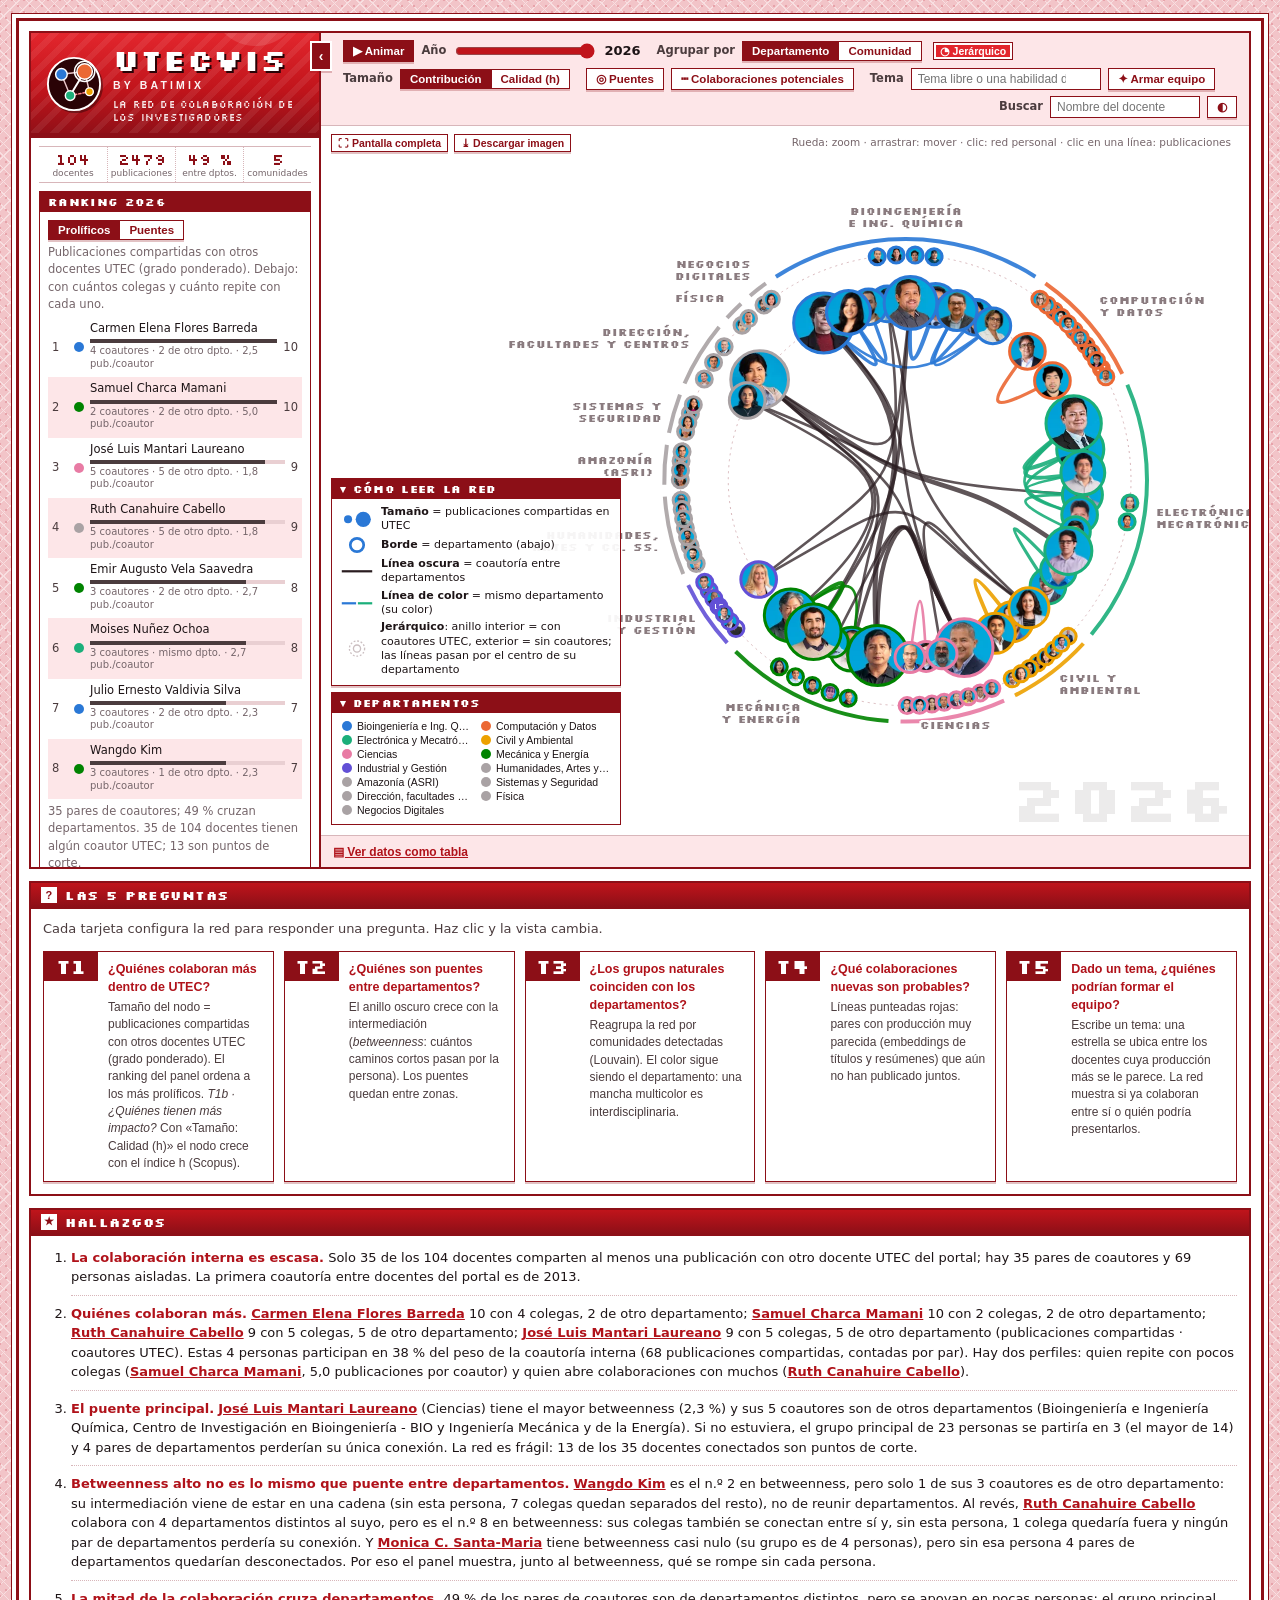
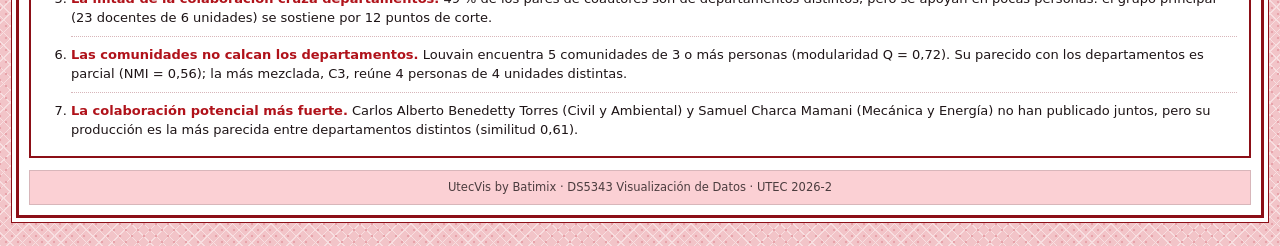
<file: docs/index.html>
<!doctype html>
<html lang="es">
<head>
<meta charset="utf-8">
<meta name="viewport" content="width=device-width, initial-scale=1">
<title>UtecVis by Batimix</title>
<meta name="description" content="Quién colabora con quién en la investigación de UTEC: red de coautoría de 104 docentes e investigadores.">
<link rel="preload" href="static/fonts/silkscreen-400.woff2" as="font" type="font/woff2" crossorigin>
<link rel="stylesheet" href="static/css/style.css?v=1793430317">
<script>
  // Tema guardado (si lo hay) antes de pintar, para evitar parpadeo
  try { const t = localStorage.getItem("utecvis-tema"); if (t) document.documentElement.dataset.theme = t; } catch (e) {}
</script>
</head>
<body>
<div class="frame">

  <!-- ============ APP: barra lateral (marca, cifras, detalle) + la red ============ -->
  <div class="app" id="app">
    <aside class="sidebar" id="sidebar" aria-label="Resumen y detalle">
      <header class="brand">
        <svg viewBox="0 0 120 120" class="brand-logo" aria-hidden="true">
        <circle cx="60" cy="60" r="54" class="ml-ring"/>
        <line x1="34" y1="40" x2="82" y2="34" class="ml-edge"/><line x1="34" y1="40" x2="52" y2="84" class="ml-edge"/>
        <line x1="82" y1="34" x2="52" y2="84" class="ml-edge ml-cross"/><line x1="82" y1="34" x2="92" y2="76" class="ml-edge"/>
        <line x1="52" y1="84" x2="92" y2="76" class="ml-pot"/>
        <circle cx="34" cy="40" r="12" class="ml-n1"/><circle cx="82" cy="34" r="16" class="ml-n2"/>
        <circle cx="82" cy="34" r="21" class="ml-bridge"/>
        <circle cx="52" cy="84" r="10" class="ml-n3"/><circle cx="92" cy="76" r="8" class="ml-n4"/>
      </svg>
        <div class="brand-txt">
          <h1 class="px">UtecVis</h1>
          <p class="brand-by">by Batimix</p>
          <p class="brand-tag px">La red de colaboración de los investigadores</p>
        </div>
      </header>
      <dl class="stats kpis" id="stats" aria-label="La red en cifras" aria-live="polite">
        <div><dt>docentes</dt><dd id="st-docentes">—</dd></div>
        <div><dt>publicaciones</dt><dd id="st-pubs">—</dd></div>
        <div title="Coautorías entre departamentos"><dt>entre dptos.</dt><dd id="st-cross">—</dd></div>
        <div><dt>comunidades</dt><dd id="st-comm">—</dd></div>
      </dl>
      <div class="side" id="side" aria-label="Panel de detalle"></div>
    </aside>
    <button class="side-toggle" id="sideToggle" type="button" aria-controls="sidebar" aria-expanded="true" title="Ocultar el panel">‹</button>

    <main class="stage" id="red" aria-labelledby="red-h">
      <h2 class="sr-only" id="red-h">La red de coautoría</h2>
    <div class="controls" role="toolbar" aria-label="Controles de la red">
      <div class="ctl">
        <button class="btn btn-dark" id="playBtn" type="button" aria-pressed="false">▶ Animar</button>
        <label for="yearRange" class="ctl-lbl">Año</label>
        <input type="range" id="yearRange" min="2012" max="2026" step="1" value="2026" aria-valuetext="2026">
        <output id="yearOut" for="yearRange" class="num">2026</output>
      </div>
      <div class="ctl" role="group" aria-label="Agrupar por">
        <span class="ctl-lbl">Agrupar por</span>
        <span class="seg">
          <button type="button" data-group="dept" aria-pressed="true">Departamento</button><button type="button" data-group="comm" aria-pressed="false">Comunidad</button>
        </span>
        <button type="button" class="btn btn-hier btn-mini" id="hierBtn" aria-pressed="true" title="Vista jerárquica: departamentos en sectores de un círculo; las coautorías se agrupan por departamento">◔ Jerárquico</button>
      </div>
      <div class="ctl" role="group" aria-label="Tamaño del nodo">
        <span class="ctl-lbl">Tamaño</span>
        <span class="seg">
          <button type="button" data-size="wdeg" aria-pressed="true">Contribución</button><button type="button" data-size="h" aria-pressed="false">Calidad (h)</button>
        </span>
      </div>
      <div class="ctl">
        <button class="btn toggle" id="ringBtn" type="button" aria-pressed="false">◎ Puentes</button>
        <button class="btn toggle" id="potBtn" type="button" aria-pressed="false">┅ Colaboraciones potenciales</button>
      </div>
      <div class="ctl" id="potCtl" hidden>
        <label for="thrRange" class="ctl-lbl">Umbral de similitud</label>
        <input type="range" id="thrRange" min="0.40" max="0.80" step="0.01" value="0.50">
        <output id="thrOut" for="thrRange" class="num">0.50</output>
        <label class="chk"><input type="checkbox" id="crossOnly" checked> Solo entre departamentos</label>
      </div>
      <form class="ctl ctl-tema" id="temaForm" role="search" onsubmit="return false">
        <label for="temaInput" class="ctl-lbl">Tema</label>
        <input type="search" id="temaInput" list="habilidades" placeholder="Tema libre o una habilidad de la lista" autocomplete="off" maxlength="300">
        <datalist id="habilidades"><option value="Visualización de datos"><option value="Machine learning"><option value="Deep learning"><option value="Grafos y redes"><option value="Procesamiento de lenguaje"><option value="Visión por computadora"><option value="Computación gráfica"><option value="Interacción humano-computadora"><option value="Señales biomédicas"><option value="Estadística"><option value="Series de tiempo"><option value="Optimización"><option value="Elementos finitos"><option value="Mecánica de fluidos (CFD)"><option value="Ensayos de materiales"><option value="Robótica y control"><option value="Sistemas embebidos e IoT"><option value="Teledetección y SIG"><option value="Hidrología"><option value="Clima"><option value="Bioinformática"><option value="Química y procesos"><option value="Energía"><option value="Ingeniería estructural"><option value="Biomecánica"><option value="Investigación social"><option value="Economía"><option value="Educación en ingeniería"></datalist>
        <button class="btn" id="temaBtn" type="submit">✦ Armar equipo</button>
        <button class="btn" id="temaClear" type="button" hidden>✕ Limpiar</button>
      </form>
      <div class="ctl ctl-search">
        <label for="search" class="ctl-lbl">Buscar</label>
        <input type="search" id="search" list="names" placeholder="Nombre del docente…" autocomplete="off">
        <datalist id="names"></datalist>
        <button class="btn" id="themeBtn" type="button" aria-label="Cambiar entre tema claro y oscuro" title="Claro / oscuro">◐</button>
      </div>
    </div>

      <div class="chart" id="chart">
        <svg id="svg" role="img" aria-labelledby="svg-title svg-desc">
          <title id="svg-title">Red de coautoría de los docentes de UTEC</title>
          <desc id="svg-desc">Cada círculo es un docente; las líneas unen a quienes han publicado juntos. Usa el enlace «Ver datos como tabla» para una versión textual.</desc>
        </svg>
        <div class="chart-tools">
          <button class="btn btn-mini" id="fullBtn" type="button" title="Ver la red en pantalla completa, con los filtros aplicados">⛶ Pantalla completa</button>
          <button class="btn btn-mini" id="pngBtn" type="button" title="Descargar la vista actual de la red como imagen PNG">⤓ Descargar imagen</button>
        </div>
        <div class="cargando" id="cargando" role="status">Cargando la red…</div>
        <div class="yearmark num" id="yearMark" aria-hidden="true">2026</div>
        <div class="legend" id="legend" aria-label="Leyenda: cómo leer la red y departamentos"></div>
        <div class="zoomhint" aria-hidden="true">Rueda: zoom · arrastrar: mover · clic: red personal · clic en una línea: publicaciones</div>
        <div class="tip" id="tip" role="tooltip"></div>
      </div>
      <p class="tablelink"><button class="linkbtn" id="tableBtn" type="button" aria-expanded="false" aria-controls="tablaWrap">▤ Ver datos como tabla</button></p>
      <div id="tablaWrap" class="tablawrap" hidden></div>
    </main>
  </div>

  <!-- ============ LAS 4 PREGUNTAS ============ -->
  <section class="box" id="preguntas" aria-labelledby="preg-h">
    <h2 class="boxhd" id="preg-h"><span class="ico" aria-hidden="true">?</span> Las 5 preguntas</h2>
    <p class="boxintro">Cada tarjeta configura la red para responder una pregunta. Haz clic y la vista cambia.</p>
    <div class="cards">
      <button class="card" type="button" data-task="t1">
        <span class="card-tag px">T1</span>
        <span class="card-body"><b>¿Quiénes colaboran más dentro de UTEC?</b>
          Tamaño del nodo = publicaciones compartidas con otros docentes UTEC (grado ponderado). El ranking del panel ordena a los más prolíficos.
          <i>T1b · ¿Quiénes tienen más impacto?</i> Con «Tamaño: Calidad (h)» el nodo crece con el índice h (Scopus).</span>
      </button>
      <button class="card" type="button" data-task="t2">
        <span class="card-tag px">T2</span>
        <span class="card-body"><b>¿Quiénes son puentes entre departamentos?</b>
          El anillo oscuro crece con la intermediación (<i>betweenness</i>: cuántos caminos cortos pasan por la persona). Los puentes quedan entre zonas.</span>
      </button>
      <button class="card" type="button" data-task="t3">
        <span class="card-tag px">T3</span>
        <span class="card-body"><b>¿Los grupos naturales coinciden con los departamentos?</b>
          Reagrupa la red por comunidades detectadas (Louvain). El color sigue siendo el departamento: una mancha multicolor es interdisciplinaria.</span>
      </button>
      <button class="card" type="button" data-task="t4">
        <span class="card-tag px">T4</span>
        <span class="card-body"><b>¿Qué colaboraciones nuevas son probables?</b>
          Líneas punteadas rojas: pares con producción muy parecida (embeddings de títulos y resúmenes) que aún no han publicado juntos.</span>
      </button>
      <button class="card" type="button" data-task="t5">
        <span class="card-tag px">T5</span>
        <span class="card-body"><b>Dado un tema, ¿quiénes podrían formar el equipo?</b>
          Escribe un tema: una estrella se ubica entre los docentes cuya producción más se le parece. La red muestra si ya colaboran entre sí o quién podría presentarlos.</span>
      </button>
    </div>
  </section>

  <!-- ============ HALLAZGOS ============ -->
  <section class="box" id="hallazgos" aria-labelledby="hall-h">
    <h2 class="boxhd" id="hall-h"><span class="ico" aria-hidden="true">★</span> Hallazgos</h2>
    <ol class="findings" id="findings"></ol>
  </section>

  <footer class="foot">UtecVis by Batimix · DS5343 Visualización de Datos · UTEC 2026-2</footer>
</div>

<script src="static/vendor/d3.v7.9.0.min.js?v=1793027754"></script>
<script>window.UV = { base: "static/", api: "https://jgurbillon-utecviz-t5.hf.space/api/tema", datos: "" };</script>
<script src="static/js/network.js?v=1793652013"></script>
<script src="static/js/panel.js?v=1793433359"></script>
<script src="static/js/main.js?v=1793640540"></script>
</body>
</html>
</file>
<file: docs/static/css/style.css>
/* UtecVis by Batimix
   Estética inspirada en los portales de diseño web de principios de los 2000 (referencia_estetica/):
   fondo con trama, marco blanco, barras de título granate con tipografía pixelada y botones con borde.
   Las codificaciones de la red (paleta de departamentos, tintas, rojo de "potencial") mandan sobre lo decorativo. */

@font-face {
  font-family: "Silkscreen"; font-style: normal; font-weight: 400; font-display: swap;
  src: url("../fonts/silkscreen-400.woff2") format("woff2");
}
@font-face {
  font-family: "Silkscreen"; font-style: normal; font-weight: 700; font-display: swap;
  src: url("../fonts/silkscreen-700.woff2") format("woff2");
}

:root {
  /* página y marco */
  --page: #f2c4c8; --page-dot: #e7a3aa; --page-line: #f8dfe1;
  --frame: #ffffff; --frame-edge: #8c0f17;
  /* decorativos (solo cromo, nunca datos) */
  --maroon: #8c0f17; --red: #c0141b; --red-hi: #e3262d; --pink: #fde6e8; --pink-2: #f7a8ae; --pink-3: #fbd0d4;
  --on-maroon: #ffffff;
  /* tintas */
  --ink: #1d1416; --ink2: #4b3c3e; --muted: #75656a; --link: #b0121a;
  --line: #e9cfd2; --line-2: #d8b6ba;
  /* lienzo de la red */
  --canvas: #ffffff; --edge-in: #cbbfc1; --edge-cross: #2a1d20; --ring: #1d1416;
  --hull: #f6ecee; --hull-edge: #e6d3d6; --zone-label: #8a7b7f; --halo: #ffffff;
  --potential: #e34948; --tema: #1d1416;
  /* departamentos (paleta validada; el rojo se reserva para "potencial") */
  --c0: #a9a2a4;
  --c1: #2a78d6; --c2: #eb6834; --c3: #1baf7a; --c4: #eda100; --c5: #e87ba4; --c6: #008300; --c7: #6250d6;
  --shadow: 0 2px 0 rgba(140, 15, 23, .25);
  color-scheme: light;
}
@media (prefers-color-scheme: dark) {
  :root:not([data-theme="light"]) {
    --page: #1b0d10; --page-dot: #2c1418; --page-line: #22100f;
    --frame: #140a0c; --frame-edge: #7a1219;
    --maroon: #6e0c13; --red: #9e1118; --red-hi: #c41c24; --pink: #241417; --pink-2: #5b1c22; --pink-3: #33191d;
    --on-maroon: #fff4f4;
    --ink: #f4e9ea; --ink2: #d3c2c5; --muted: #ad979b; --link: #ff8a8f;
    --line: #3a2327; --line-2: #4d2f34;
    --canvas: #1e1416; --edge-in: #54403f; --edge-cross: #efe2e3; --ring: #f4e9ea;
    --hull: #2a1b1e; --hull-edge: #3e2a2e; --zone-label: #a8949a; --halo: #1e1416;
    --potential: #ff6b6b; --tema: #f4e9ea;
    --c0: #6d6467;
    --c1: #3987e5; --c2: #d95926; --c3: #199e70; --c4: #c98500; --c5: #d55181; --c6: #008300; --c7: #9085e9;
    --shadow: 0 2px 0 rgba(0, 0, 0, .5);
    color-scheme: dark;
  }
}
:root[data-theme="dark"] {
  --page: #1b0d10; --page-dot: #2c1418; --page-line: #22100f;
  --frame: #140a0c; --frame-edge: #7a1219;
  --maroon: #6e0c13; --red: #9e1118; --red-hi: #c41c24; --pink: #241417; --pink-2: #5b1c22; --pink-3: #33191d;
  --on-maroon: #fff4f4;
  --ink: #f4e9ea; --ink2: #d3c2c5; --muted: #ad979b; --link: #ff8a8f;
  --line: #3a2327; --line-2: #4d2f34;
  --canvas: #1e1416; --edge-in: #54403f; --edge-cross: #efe2e3; --ring: #f4e9ea;
  --hull: #2a1b1e; --hull-edge: #3e2a2e; --zone-label: #a8949a; --halo: #1e1416;
  --potential: #ff6b6b; --tema: #f4e9ea;
  --c0: #6d6467;
  --c1: #3987e5; --c2: #d95926; --c3: #199e70; --c4: #c98500; --c5: #d55181; --c6: #008300; --c7: #9085e9;
  --shadow: 0 2px 0 rgba(0, 0, 0, .5);
  color-scheme: dark;
}

* { box-sizing: border-box; }
[hidden] { display: none !important; }
html { scroll-behavior: smooth; }
body {
  margin: 0; color: var(--ink);
  font: 13px/1.5 Verdana, Tahoma, "DejaVu Sans", sans-serif;
  background-color: var(--page);
  /* trama de rombos */
  background-image:
    radial-gradient(var(--page-dot) 1.2px, transparent 1.6px),
    radial-gradient(var(--page-dot) 1.2px, transparent 1.6px),
    repeating-linear-gradient(45deg, var(--page-line) 0 1px, transparent 1px 9px),
    repeating-linear-gradient(-45deg, var(--page-line) 0 1px, transparent 1px 9px);
  background-size: 12px 12px, 12px 12px, auto, auto;
  background-position: 0 0, 6px 6px, 0 0, 0 0;
  padding: 18px 16px 28px;
}
a { color: var(--link); }
a:hover { color: var(--red-hi); }
.px { font-family: "Silkscreen", "Courier New", monospace; letter-spacing: .02em; }
.num { font-variant-numeric: tabular-nums; }
:focus-visible { outline: 2px dashed var(--red-hi); outline-offset: 2px; }

.frame {
  max-width: 1440px; margin: 0 auto; background: var(--frame);
  border: 3px solid var(--frame-edge); box-shadow: 0 0 0 4px var(--frame), 0 0 0 5px var(--frame-edge);
  padding: 10px;
}

/* ---------- app: barra lateral + escenario de la red ---------- */
.app {
  --side-w: 290px;
  position: relative; display: grid; grid-template-columns: var(--side-w) minmax(0, 1fr);
  height: calc(100vh - 62px); min-height: 640px; margin-bottom: 12px;
  border: 2px solid var(--maroon); background: var(--frame); transition: grid-template-columns .25s ease;
}
.app.colapsada { grid-template-columns: 0 minmax(0, 1fr); }
.sidebar {
  display: flex; flex-direction: column; min-width: 0; min-height: 0; overflow: auto;
  border-right: 2px solid var(--maroon); background: var(--frame);
}
.app.colapsada .sidebar { visibility: hidden; border-right: 0; }
.side-toggle {
  position: absolute; z-index: 6; top: 8px; left: var(--side-w); transform: translateX(-50%); transition: left .25s ease;
  width: 22px; height: 30px; padding: 0; font: 700 14px/1 Verdana, sans-serif; cursor: pointer;
  color: var(--on-maroon); background: var(--maroon); border: 2px solid var(--frame); box-shadow: var(--shadow);
}
.side-toggle:hover { background: var(--red-hi); }
.app.colapsada .side-toggle { left: 12px; }
.app.colapsada .controls { padding-left: 34px; }
.sr-only { position: absolute; width: 1px; height: 1px; overflow: hidden; clip: rect(0 0 0 0); white-space: nowrap; }

/* marca: la franja roja de la estética, ahora en la barra lateral */
.brand {
  position: relative; display: flex; align-items: center; gap: 10px; padding: 12px 14px 14px; color: var(--on-maroon);
  background:
    radial-gradient(circle at 12% 130%, rgba(255,255,255,.18) 0 30px, transparent 31px),
    radial-gradient(circle at 78% -30%, rgba(255,255,255,.12) 0 44px, transparent 45px),
    repeating-linear-gradient(135deg, rgba(255,255,255,.07) 0 6px, transparent 6px 14px),
    linear-gradient(180deg, var(--red-hi), var(--red) 55%, var(--maroon));
}
.brand::after { content: ""; position: absolute; left: 0; right: 0; bottom: 0; height: 5px; background: var(--maroon); }
.brand-logo { width: 58px; height: 58px; flex: none; display: block; filter: drop-shadow(2px 2px 0 rgba(0,0,0,.35)); }
.ml-ring { fill: #2a0306; stroke: #fff; stroke-width: 4; }
.ml-edge { stroke: #e9c5c8; stroke-width: 3; stroke-linecap: round; }
.ml-cross { stroke: #fff; stroke-width: 4; }
.ml-pot { stroke: #ff8a8f; stroke-width: 3; stroke-dasharray: 5 4; stroke-linecap: round; }
.ml-n1 { fill: #2a78d6; stroke: #fff; stroke-width: 3; } .ml-n2 { fill: #eb6834; stroke: #fff; stroke-width: 3; }
.ml-n3 { fill: #1baf7a; stroke: #fff; stroke-width: 3; } .ml-n4 { fill: #eda100; stroke: #fff; stroke-width: 3; }
.ml-bridge { fill: none; stroke: #fff; stroke-width: 3; }
.brand h1 { margin: 0; font-size: 30px; line-height: 1; font-weight: 700; text-shadow: 2px 2px 0 #2a0306; }
.brand-by { margin: 4px 0 0; font: 700 10.5px Verdana, sans-serif; letter-spacing: .3em; text-transform: uppercase; opacity: .95; }
.brand-tag { margin: 7px 0 0; font-size: 9.5px; line-height: 1.35; opacity: .9; }

/* cifras: una fila discreta bajo la frase, números en la letra pixelada de la marca (16 px: su tamaño nítido) */
.kpis { display: grid; grid-template-columns: repeat(4, 1fr); margin: 8px 8px; border-top: 1px solid var(--line-2); border-bottom: 1px solid var(--line-2); }
.stats div { display: flex; flex-direction: column-reverse; align-items: center; padding: 4px 2px 3px; text-align: center; }
.stats div + div { border-left: 1px dotted var(--line-2); }
.stats dt { font-size: 9px; line-height: 1.2; color: var(--muted); }
.stats dd { margin: 0; font: 400 16px/1.1 "Silkscreen", "Courier New", monospace; color: var(--maroon); }
:root[data-theme="dark"] .stats dd { color: var(--link); }
@media (prefers-color-scheme: dark) { :root:not([data-theme="light"]) .stats dd { color: var(--link); } }

/* escenario: controles arriba, la red ocupa el resto */
.stage { display: grid; grid-template-rows: auto minmax(0, 1fr) auto; min-width: 0; min-height: 0; }

/* ---------- cajas con barra de título ---------- */
.box { border: 2px solid var(--maroon); margin: 0 0 12px; background: var(--frame); }
.boxhd {
  margin: 0; padding: 4px 10px; font: 700 13px "Silkscreen", "Courier New", monospace; letter-spacing: .04em;
  text-transform: uppercase; color: var(--on-maroon);
  background: linear-gradient(180deg, var(--red), var(--maroon)); border-bottom: 2px solid var(--maroon);
  display: flex; align-items: center; gap: 8px;
}
.ico { display: inline-grid; place-items: center; width: 16px; height: 16px; background: var(--on-maroon); color: var(--maroon); font: 700 11px Verdana, sans-serif; }
.boxintro { margin: 10px 12px 0; color: var(--ink2); }

/* ---------- controles ---------- */
.controls {
  display: flex; flex-wrap: wrap; align-items: center; gap: 6px 16px; padding: 7px 12px 7px 22px;
  background: var(--pink); border-bottom: 1px solid var(--line-2);
}
.ctl { display: flex; align-items: center; gap: 7px; flex-wrap: wrap; }
.ctl-lbl { font-size: 11.5px; font-weight: 700; color: var(--ink2); }
.ctl-search { margin-left: auto; }
.ctl output { min-width: 34px; font-weight: 700; }
input[type="range"] { width: 140px; accent-color: var(--red); }
input[type="search"] {
  font: 12px Verdana, sans-serif; padding: 3px 6px; width: 210px; color: var(--ink);
  background: var(--frame); border: 1px solid var(--maroon);
}
.btn, .seg button, .linkbtn.btnlike {
  font: 700 11.5px Verdana, sans-serif; padding: 3px 9px; cursor: pointer; color: var(--maroon);
  background: var(--frame); border: 1px solid var(--maroon); box-shadow: var(--shadow);
}
:root[data-theme="dark"] .btn, :root[data-theme="dark"] .seg button { color: var(--ink); }
@media (prefers-color-scheme: dark) { :root:not([data-theme="light"]) .btn, :root:not([data-theme="light"]) .seg button { color: var(--ink); } }
.btn:hover, .seg button:hover { background: var(--pink-3); }
.btn[aria-pressed="true"], .seg button[aria-pressed="true"] { background: var(--maroon); color: var(--on-maroon); }
.btn-mini { font-size: 10.5px; padding: 2px 6px; margin-left: 4px; }
/* «Jerárquico»: variante de Departamento, en rojo; encendido = borde interior claro */
.btn-hier { background: var(--maroon); color: var(--on-maroon); }
.btn-hier:hover { background: var(--red-hi); }
.btn-hier[aria-pressed="true"] { background: var(--red-hi); box-shadow: inset 0 0 0 2px var(--on-maroon); }
/* pantalla completa y descarga: arriba a la izquierda de la red */
.chart-tools { position: absolute; left: 10px; top: 8px; z-index: 3; display: flex; gap: 6px; }
.chart-tools .btn-mini { margin-left: 0; }
.chart:fullscreen { width: 100vw; height: 100vh; }
.chart:-webkit-full-screen { width: 100vw; height: 100vh; }
.btn[hidden] { display: none; }
.btn-dark { background: var(--maroon); color: var(--on-maroon); }
.btn-dark:hover { background: var(--red-hi); }
.seg { display: inline-flex; }
.seg button + button { border-left: 0; }
.chk { display: inline-flex; align-items: center; gap: 4px; font-size: 12px; color: var(--ink2); }
.chk input { accent-color: var(--red); }

/* ---------- visualización ---------- */
.chart { position: relative; background: var(--canvas); min-height: 0; overflow: hidden; }
.chart svg { width: 100%; height: 100%; display: block; cursor: grab; touch-action: none; }
.chart svg:active { cursor: grabbing; }
.yearmark {
  position: absolute; right: 14px; bottom: 6px; font: 700 64px/1 "Silkscreen", monospace; color: var(--ink);
  opacity: .08; pointer-events: none;
}
.zoomhint {
  position: absolute; right: 12px; top: 8px; z-index: 3; padding: 1px 6px; font-size: 10.5px; color: var(--muted); pointer-events: none;
  background: color-mix(in srgb, var(--canvas) 85%, transparent);
}
.legend {
  position: absolute; left: 10px; bottom: 10px; z-index: 3; width: 290px; max-width: calc(100% - 20px); max-height: calc(100% - 20px);
  overflow: auto; display: flex; flex-direction: column; gap: 6px; font-size: 11px;
}
.legend .lg-box { background: color-mix(in srgb, var(--canvas) 92%, transparent); border: 1px solid var(--maroon); box-shadow: var(--shadow); }
.legend .lg-title {
  display: flex; align-items: center; gap: 6px; width: 100%; padding: 3px 8px; border: 0; cursor: pointer; text-align: left;
  font: 700 10.5px "Silkscreen", monospace; letter-spacing: .03em; text-transform: uppercase; color: var(--on-maroon); background: var(--maroon);
}
.legend .lg-body { padding: 6px 8px 7px; }
.legend .enc { grid-template-columns: 34px 1fr; gap: 3px 7px; font-size: 11px; color: var(--ink); }
.legend .enc span { line-height: 1.3; }
.legend .lg-deps { display: grid; grid-template-columns: 1fr 1fr; gap: 0 6px; }
.legend .lg-deps button {
  display: flex; align-items: center; gap: 5px; width: 100%; min-width: 0; padding: 1px 2px; border: 0; background: none;
  font: 10.5px Verdana, sans-serif; color: var(--ink); text-align: left; cursor: pointer;
}
.legend .lg-deps button span.nm { overflow: hidden; text-overflow: ellipsis; white-space: nowrap; }
.legend .lg-deps button[aria-pressed="false"] { opacity: .35; text-decoration: line-through; }
.legend .lg-deps button:hover { background: var(--pink); }
.legend:not(:has(.lg-title[aria-expanded="true"])) { width: auto; }
.dot { width: 10px; height: 10px; border-radius: 50%; flex: none; display: inline-block; }

.tip {
  position: absolute; z-index: 5; pointer-events: none; max-width: 270px; padding: 0; opacity: 0;
  background: var(--frame); border: 2px solid var(--maroon); box-shadow: 3px 3px 0 rgba(0,0,0,.18);
  font-size: 11.5px; transition: opacity .12s;
}
.tip .tip-hd { background: var(--maroon); color: var(--on-maroon); padding: 3px 7px; font-weight: 700; }
.tip .tip-bd { padding: 5px 7px; color: var(--ink); }
.tip .k { color: var(--muted); }
.tip .tag { display: inline-block; padding: 0 4px; margin-left: 4px; background: var(--ink); color: var(--canvas); font-size: 10px; font-weight: 700; }

/* SVG */
.node { cursor: pointer; }
.node .ini { font: 700 9px Verdana, sans-serif; fill: #fff; text-anchor: middle; dominant-baseline: central; pointer-events: none; }
.lbl { font: 700 11px Verdana, sans-serif; fill: var(--ink); paint-order: stroke; stroke: var(--halo); stroke-width: 3.5px; stroke-linejoin: round; pointer-events: none; }
.zonelbl { font: 700 10.5px "Silkscreen", "Courier New", monospace; fill: var(--zone-label); text-anchor: middle; pointer-events: none; paint-order: stroke; stroke: var(--canvas); stroke-width: 4px; }
.commlbl { font: 700 14px "Silkscreen", monospace; fill: var(--ink2); text-anchor: middle; pointer-events: none; paint-order: stroke; stroke: var(--canvas); stroke-width: 4px; }
.hull path { fill: var(--hull); stroke: var(--hull-edge); stroke-width: 2; stroke-linejoin: round; }

/* ---------- panel lateral ---------- */
.side { background: var(--frame); padding: 0 8px 8px; }
.pbox { border: 1px solid var(--maroon); margin-bottom: 10px; }
.pbox > h3 {
  margin: 0; padding: 3px 8px; font: 700 11px "Silkscreen", monospace; letter-spacing: .03em; text-transform: uppercase;
  color: var(--on-maroon); background: var(--maroon); display: flex; align-items: center; justify-content: space-between; gap: 6px;
}
.pbox > .pb { padding: 8px; }
.pbox .mini-btn { font: 700 10px Verdana, sans-serif; padding: 1px 6px; background: var(--on-maroon); color: var(--maroon); border: 1px solid var(--on-maroon); cursor: pointer; }
.pbox h4 { margin: 10px 0 4px; font: 700 11px Verdana, sans-serif; color: var(--maroon); text-transform: uppercase; letter-spacing: .03em; }
:root[data-theme="dark"] .pbox h4 { color: var(--link); }
@media (prefers-color-scheme: dark) { :root:not([data-theme="light"]) .pbox h4 { color: var(--link); } }
.hint { font-size: 11.5px; color: var(--muted); margin: 4px 0; }
.ficha-hd { display: flex; gap: 10px; align-items: center; }
.avatar { width: 56px; height: 56px; border-radius: 50%; flex: none; object-fit: cover; border: 3px solid var(--c0); display: grid; place-items: center; font-weight: 700; color: #fff; }
.ficha-hd b { font-size: 13.5px; }
.kv { display: grid; grid-template-columns: repeat(3, 1fr); gap: 4px; margin-top: 8px; }
.kv div { background: var(--pink); border: 1px solid var(--line); padding: 4px 5px; }
.kv b { display: block; font-size: 15px; font-variant-numeric: tabular-nums; }
.kv span { font-size: 10px; color: var(--muted); line-height: 1.2; display: block; }
.chips { display: flex; flex-wrap: wrap; gap: 3px; }
.chip { font-size: 10.5px; padding: 1px 6px; border: 1px solid var(--line-2); background: var(--frame); color: var(--ink2); }
.coauthors { list-style: none; margin: 0; padding: 0; }
.coauthors li { border-bottom: 1px dotted var(--line-2); padding: 3px 0; }
.coauthors details summary { cursor: pointer; display: flex; align-items: center; gap: 6px; list-style: none; }
.coauthors details summary::-webkit-details-marker { display: none; }
.coauthors details summary::before { content: "▸"; color: var(--muted); font-size: 10px; }
.coauthors details[open] summary::before { content: "▾"; }
.coauthors summary > span:nth-child(2), .coauthors button > span:nth-child(2) { flex: 1; min-width: 0; }
.coauthors .xd { font-weight: 700; }
.coauthors .xd::after { content: "↔"; margin-left: 4px; font: 700 10px Verdana, sans-serif; padding: 0 3px; background: var(--ink); color: var(--canvas); }
.coauthors .n { margin-left: auto; color: var(--ink2); font-variant-numeric: tabular-nums; white-space: nowrap; }
.coauthors ol { margin: 4px 0 2px 18px; padding: 0; font-size: 11px; }
.coauthors .porque { margin: 1px 0 2px 16px; }
.coauthors .porque summary { font-size: 11px; color: var(--muted); }
.pubpar { margin: 3px 0 2px; padding: 0 0 0 14px; font-size: 11px; line-height: 1.35; }
.pubpar li { margin: 0 0 3px; border: 0; padding: 0; }
.tip .pubpar { padding-left: 12px; font-size: 11px; }
.links { display: flex; flex-wrap: wrap; gap: 6px; margin-top: 8px; }
.links a { font-size: 11px; font-weight: 700; }

ol.rank { list-style: none; margin: 0; padding: 0; }
ol.rank li { display: grid; grid-template-columns: 16px 10px 1fr auto; gap: 6px; align-items: center; padding: 3px 4px; cursor: pointer; font-size: 11.5px; }
ol.rank li:nth-child(even) { background: var(--pink); }
ol.rank li:hover, ol.rank li.sel, ol.rank li:focus-visible { background: var(--pink-3); }
ol.rank .bar { height: 4px; background: var(--line); margin-top: 2px; }
ol.rank .bar > i { display: block; height: 100%; background: var(--ink2); }
ol.rank .n { color: var(--ink2); font-variant-numeric: tabular-nums; }
.pairs li { grid-template-columns: 16px 1fr auto !important; }
/* NMI / Q / ARI: mismo estilo que las cifras de la barra (letra pixelada a 16 px, etiqueta chica debajo) */
.scores { display: grid; grid-template-columns: repeat(3, 1fr); border-top: 1px solid var(--line-2); border-bottom: 1px solid var(--line-2); }
.scores > div { padding: 4px 3px 3px; text-align: center; }
.scores > div + div { border-left: 1px dotted var(--line-2); }
.scores .hint { margin: 2px 0 0; font-size: 9px; line-height: 1.25; }
.score { font: 400 16px/1.1 "Silkscreen", "Courier New", monospace; color: var(--maroon); }
:root[data-theme="dark"] .score { color: var(--link); }
@media (prefers-color-scheme: dark) { :root:not([data-theme="light"]) .score { color: var(--link); } }
table.mini { width: 100%; border-collapse: collapse; font-size: 11px; margin-top: 6px; }
table.mini th, table.mini td { text-align: left; padding: 3px; border-bottom: 1px solid var(--line); vertical-align: top; }
table.mini th { color: var(--muted); font-weight: 700; }
table.mini .num { text-align: right; white-space: nowrap; }
/* Comunidades: un departamento por línea (los nombres largos no empujan la columna de pureza) */
table.mini .dep { display: flex; gap: 5px; align-items: baseline; }
table.mini .dep + .dep { margin-top: 2px; }
.enc { display: grid; grid-template-columns: 38px 1fr; gap: 6px 8px; align-items: center; font-size: 11.5px; color: var(--ink2); }
.enc svg { display: block; }
.selrow { display: flex; gap: 6px; align-items: center; margin-bottom: 6px; font-size: 11px; color: var(--ink2); }
.selrow select { font: 11px Verdana, sans-serif; background: var(--frame); color: var(--ink); border: 1px solid var(--maroon); }

/* ---------- tabla ---------- */
.tablelink { margin: 0; padding: 6px 12px; background: var(--pink); border-top: 1px solid var(--line-2); }
.linkbtn { background: none; border: 0; padding: 0; font: 700 12px Verdana, sans-serif; color: var(--link); cursor: pointer; text-decoration: underline; }
.tablawrap { max-height: 420px; overflow: auto; padding: 0 12px 12px; }
table.datos { width: 100%; border-collapse: collapse; font-size: 11.5px; }
table.datos caption { text-align: left; padding: 8px 0; color: var(--ink2); }
table.datos th { position: sticky; top: 0; background: var(--maroon); color: var(--on-maroon); text-align: left; padding: 4px 6px; font-weight: 700; }
table.datos td { padding: 3px 6px; border-bottom: 1px solid var(--line); }
table.datos tr:nth-child(even) td { background: var(--pink); }
table.datos td.r, table.datos th.r { text-align: right; font-variant-numeric: tabular-nums; }

/* ---------- tarjetas ---------- */
.cards { display: grid; grid-template-columns: repeat(auto-fit, minmax(230px, 1fr)); gap: 10px; padding: 12px; }
.card {
  display: grid; grid-template-columns: 54px 1fr; text-align: left; padding: 0; cursor: pointer;
  background: var(--frame); border: 1px solid var(--maroon); color: var(--ink); font: 12px/1.45 Verdana, sans-serif;
  box-shadow: var(--shadow);
}
.card:hover { background: var(--pink); }
.card:hover .card-tag { background: var(--red-hi); }
.card-tag { display: grid; place-items: center; background: var(--maroon); color: var(--on-maroon); font-size: 20px; font-weight: 700; }
.card-body { padding: 8px 10px; color: var(--ink2); }
.card-body b { display: block; color: var(--link); margin-bottom: 3px; font-size: 12.5px; }

/* ---------- hallazgos ---------- */
.findings { margin: 0; padding: 4px 12px 8px 40px; }
.findings li { padding: 8px 0; border-bottom: 1px dotted var(--line-2); }
.findings li:last-child { border-bottom: 0; }
.findings b { color: var(--link); }
code { font-size: 11.5px; background: var(--pink); padding: 0 3px; }

.foot {
  margin-top: 4px; padding: 8px; text-align: center; font-size: 11.5px; color: var(--ink2);
  background: var(--pink-3); border: 1px solid var(--line-2);
}

/* ---------- responsive ---------- */
@media (max-width: 860px) {
  body { padding: 8px 6px 16px; }
  .frame { padding: 6px; }
  .app { display: flex; flex-direction: column; height: auto; min-height: 0; }
  .sidebar { display: contents; }
  .brand { order: 1; } .kpis { order: 3; }
  .stage { order: 5; display: block; } .side { order: 6; padding-top: 8px; }
  .side-toggle { display: none; }
  .chart { height: 72vh; min-height: 440px; }
  .controls { padding-left: 12px; }
  .ctl-search { margin-left: 0; }
  input[type="search"] { width: 100%; }
  .legend { width: auto; max-height: 45%; }
  .yearmark { font-size: 40px; }
}
@media (max-width: 520px) {
  .zoomhint { display: none; }
  .legend .lg-deps { grid-template-columns: 1fr; }
}
@media (prefers-reduced-motion: reduce) {
  html { scroll-behavior: auto; }
  * { transition: none !important; }
}

.coauthors button { text-align: left; }

/* ---------- T5: tema → equipo ---------- */
.ctl-tema input[type="search"] { width: 190px; }
.ctl-search input[type="search"] { width: 150px; }
.star { cursor: help; }
.star-lbl { font-size: 12px; stroke-width: 5px; }
.tema-cand .bar { margin-top: 2px; }
.tema-cand details { margin: 2px 0 0 16px; }
.tema-cand details summary { font-size: 11px; color: var(--muted); cursor: pointer; }
.tema-sum { margin: 0 0 6px; font-size: 12px; color: var(--ink2); }
.faceta-lbl { font-size: 11.5px; }
.cobertura { margin: 4px 0 6px; padding-left: 16px; font-size: 11.5px; color: var(--ink2); }
.cobertura li { margin-bottom: 2px; }
.tema-chips { margin: 2px 0 0 16px; }
.hint.aviso { padding: 4px 6px; border-left: 3px solid var(--maroon); background: var(--pink); color: var(--ink2); }
.mas-pubs { margin: 0 0 4px; }
.mas-pubs summary { font-size: 11px; color: var(--muted); cursor: pointer; margin-left: 14px; }
.mas-pubs[open] summary { margin-bottom: 3px; }
.guide-ring { fill: none; stroke: var(--line-2); stroke-width: 1; stroke-dasharray: 2 4; pointer-events: none; }
.guide-arc { pointer-events: none; }

/* Ranking: justificación bajo cada nombre; ficha: qué se rompe sin la persona; aviso de carga */
ol.rank .rank-why { display: block; font-size: 10px; line-height: 1.25; margin-top: 2px; }
.corte { margin: 8px 0 0; padding: 6px 8px; font-size: 11.5px; line-height: 1.35; background: var(--pink); border: 1px solid var(--line); }
.corte.es-corte { border-left: 4px solid var(--ring); }
.findings .linkbtn { font: inherit; font-weight: 700; padding: 0; }
.cargando { position: absolute; inset: 0; display: grid; place-items: center; padding: 16px; text-align: center;
  font-size: 13px; color: var(--muted); background: var(--canvas); z-index: 5; }
.cargando.error { color: var(--ink); }
</file>
